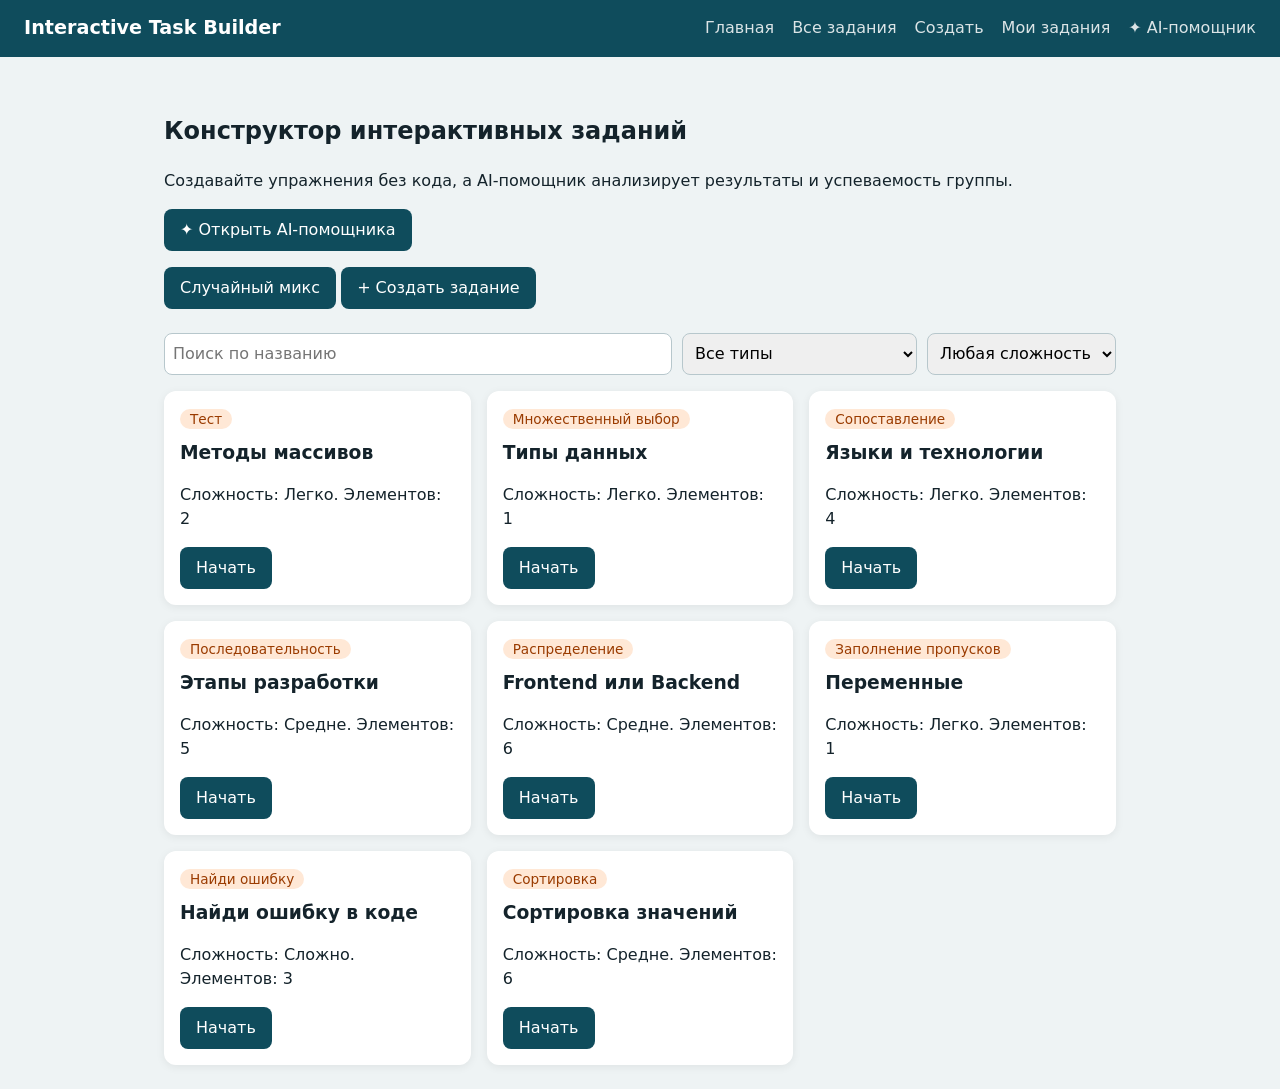
<file: index.html>
<!DOCTYPE html>
<html lang="ru"><head><meta charset="utf-8"><meta name="viewport" content="width=device-width,initial-scale=1">
<title>Interactive Task Builder</title>
<link rel="stylesheet" href="css/style.css"><link rel="stylesheet" href="css/animations.css"></head>
<body>
<header><b class="logo">Interactive Task Builder</b>
<nav><a href="index.html">Главная</a><a href="index.html#all">Все задания</a><a href="builder.html">Создать</a><a href="index.html#mine">Мои задания</a><a href="ai.html">✦ AI-помощник</a></nav></header>
<main>
<div id="list">
<section class="hero"><h1>Конструктор интерактивных заданий</h1>
<p>Создавайте упражнения без кода, а AI-помощник анализирует результаты и успеваемость группы.</p><p><a class="btn" href="ai.html">✦ Открыть AI-помощника</a></p>
<button id="mix">Случайный микс</button> <a class="btn" href="builder.html">+ Создать задание</a></section>
<div class="filters"><input id="q" placeholder="Поиск по названию"><select id="ft"></select><select id="fl"></select></div>
<div id="cards" class="cards"></div>
</div>
<div id="play" hidden></div>
</main>
<script src="js/tasks.js"></script><script src="js/checker.js"></script><script src="js/app.js"></script>
</body></html>
</file>
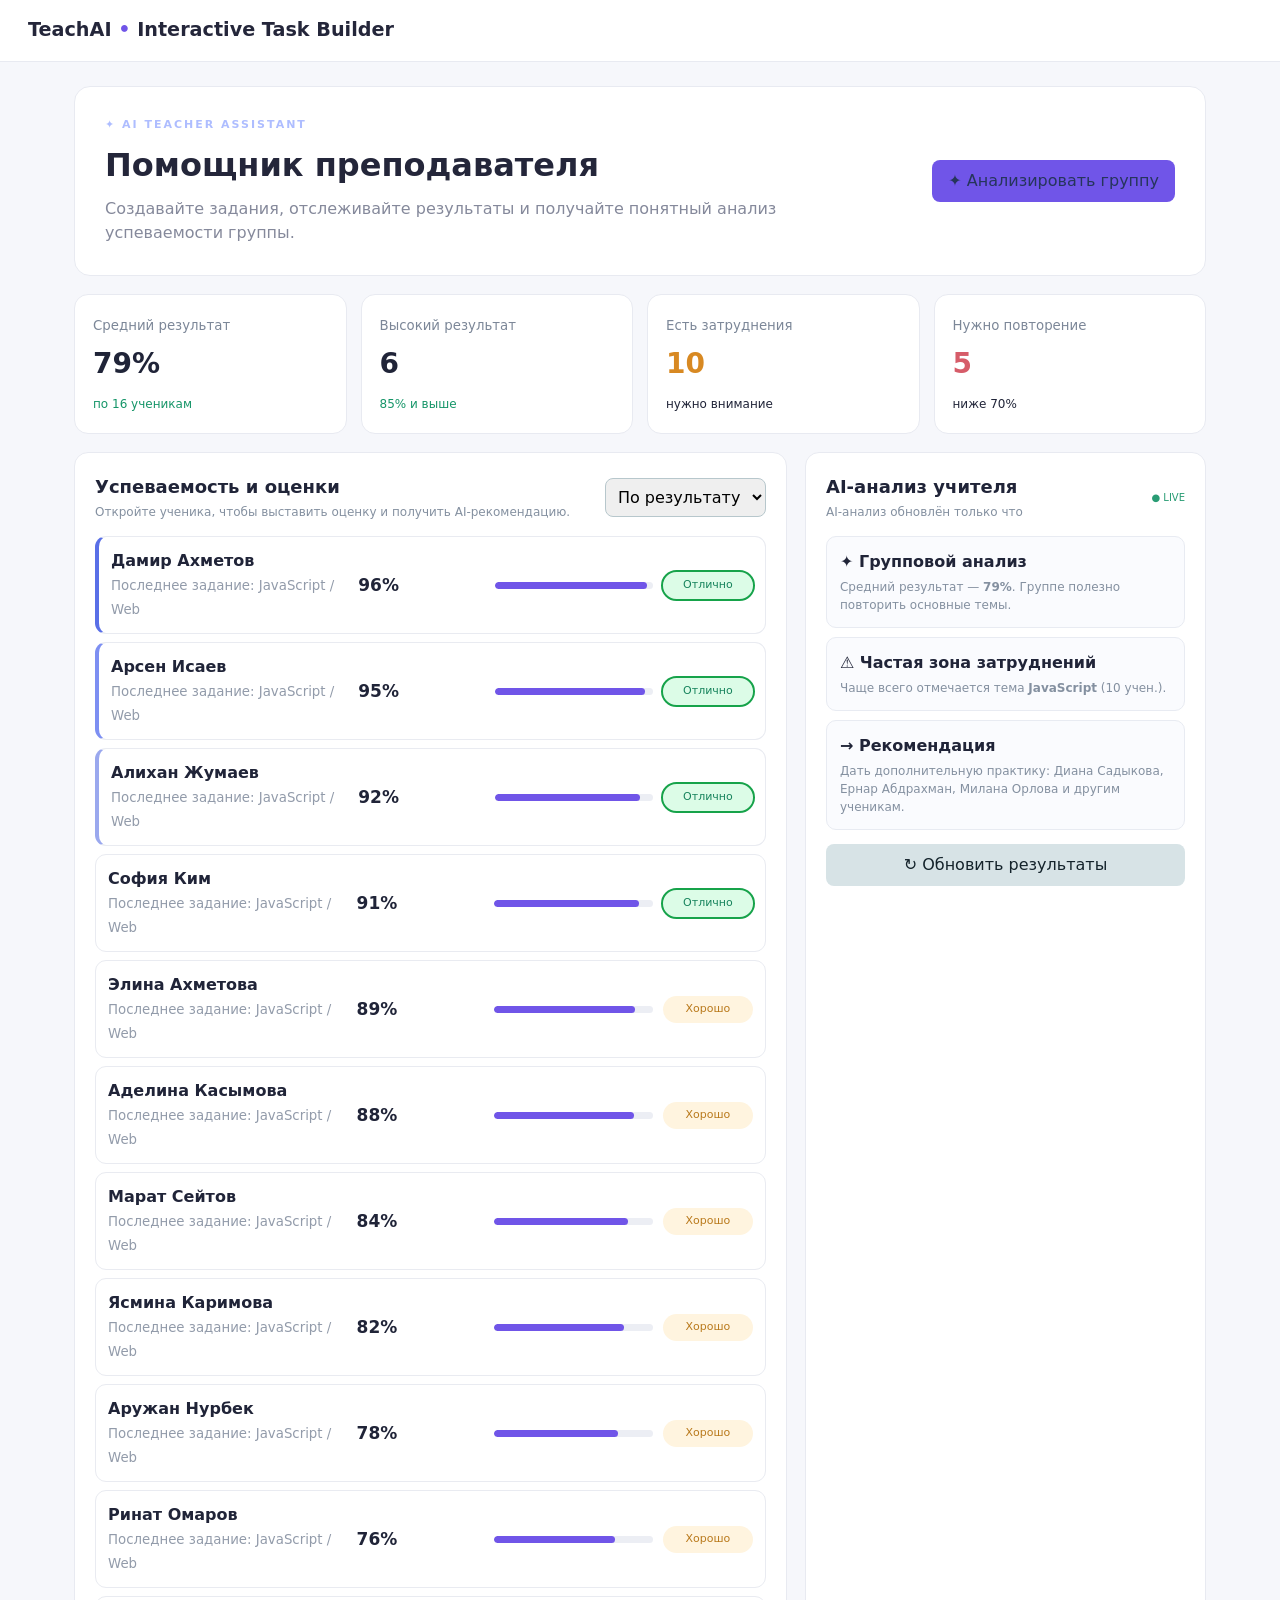
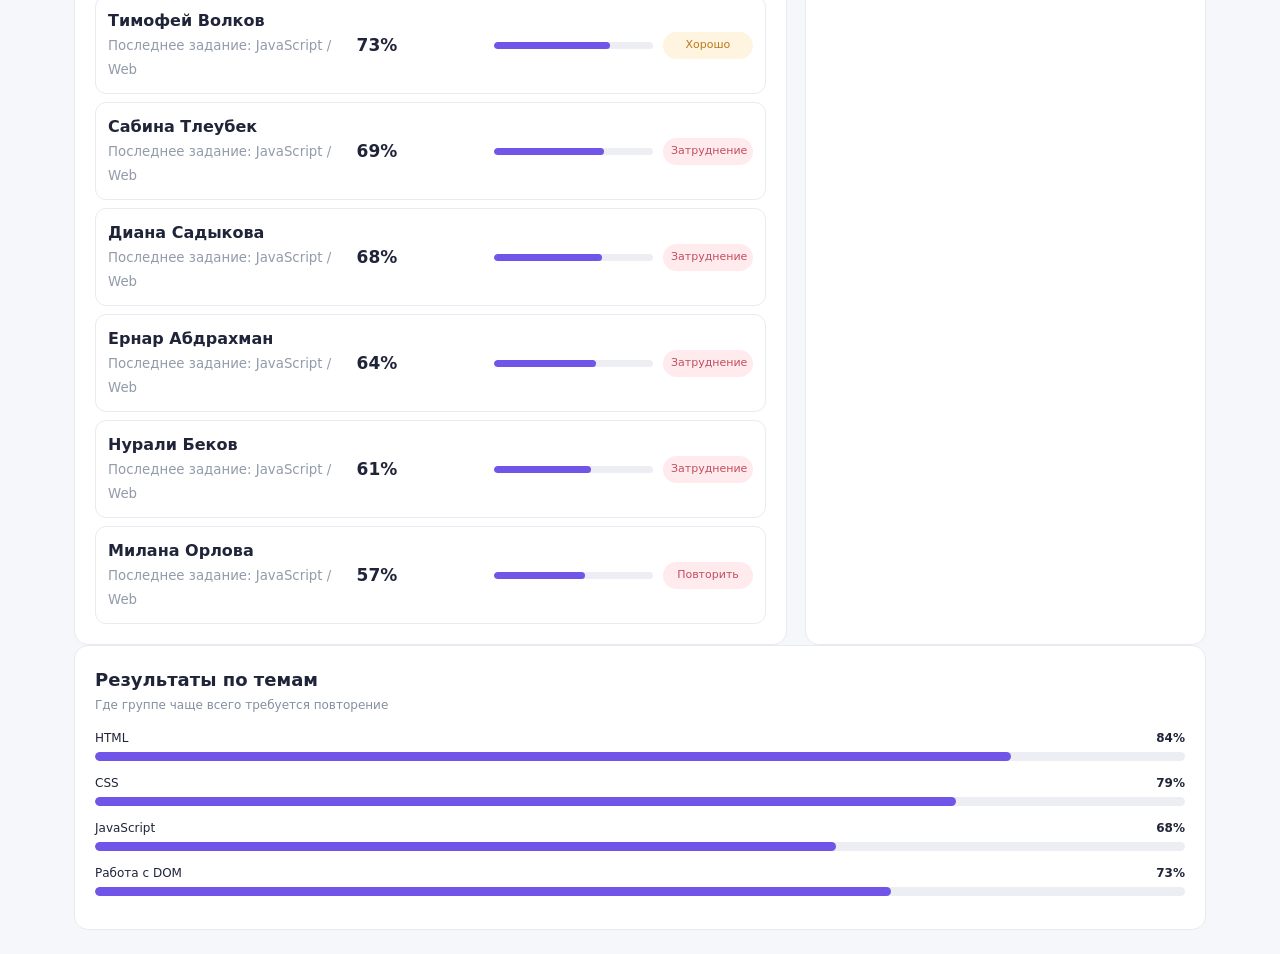
<file: ai.html>
<!DOCTYPE html>
<html lang="ru"><head><meta charset="utf-8"><meta name="viewport" content="width=device-width,initial-scale=1">
<title>TeachAI — помощник учителя</title><link rel="stylesheet" href="css/style.css"><link rel="stylesheet" href="css/animations.css"></head>
<body class="ai-page">
<header><b class="logo">TeachAI <span>•</span> Interactive Task Builder</b><nav><a href="index.html">Задания</a><a href="builder.html">Конструктор</a><a href="ai.html">AI-помощник</a></nav></header>
<main class="dashboard">
<section class="ai-hero"><div><div class="eyebrow">✦ AI TEACHER ASSISTANT</div><h1>Помощник преподавателя</h1><p>Создавайте задания, отслеживайте результаты и получайте понятный анализ успеваемости группы.</p></div><button id="analyzeBtn" class="btn ai-btn">✦ Анализировать группу</button></section>
<section class="stats" id="stats"></section>
<div class="dash-grid"><section class="panel"><div class="panel-head"><div><h2>Успеваемость и оценки</h2><p>Откройте ученика, чтобы выставить оценку и получить AI-рекомендацию.</p></div><select id="sort"><option value="score">По результату</option><option value="name">По имени</option><option value="status">По статусу</option></select></div><div id="students" class="students"></div></section>
<aside class="panel"><div class="panel-head"><div><h2>AI-анализ учителя</h2><p id="analysisTime">Анализ готов</p></div><span class="ai-dot">● LIVE</span></div><div id="insights"></div><button id="newData" class="btn ghost full">↻ Обновить результаты</button></aside></div>
<section class="panel topics"><div class="panel-head"><div><h2>Результаты по темам</h2><p>Где группе чаще всего требуется повторение</p></div></div><div id="topicBars"></div></section>
</main>
<div id="modal" class="ai-modal" hidden><div class="ai-modal-box"><button id="close" class="close-btn">×</button><div id="detail"></div></div></div>
<script src="js/ai.js"></script></body></html>
</file>
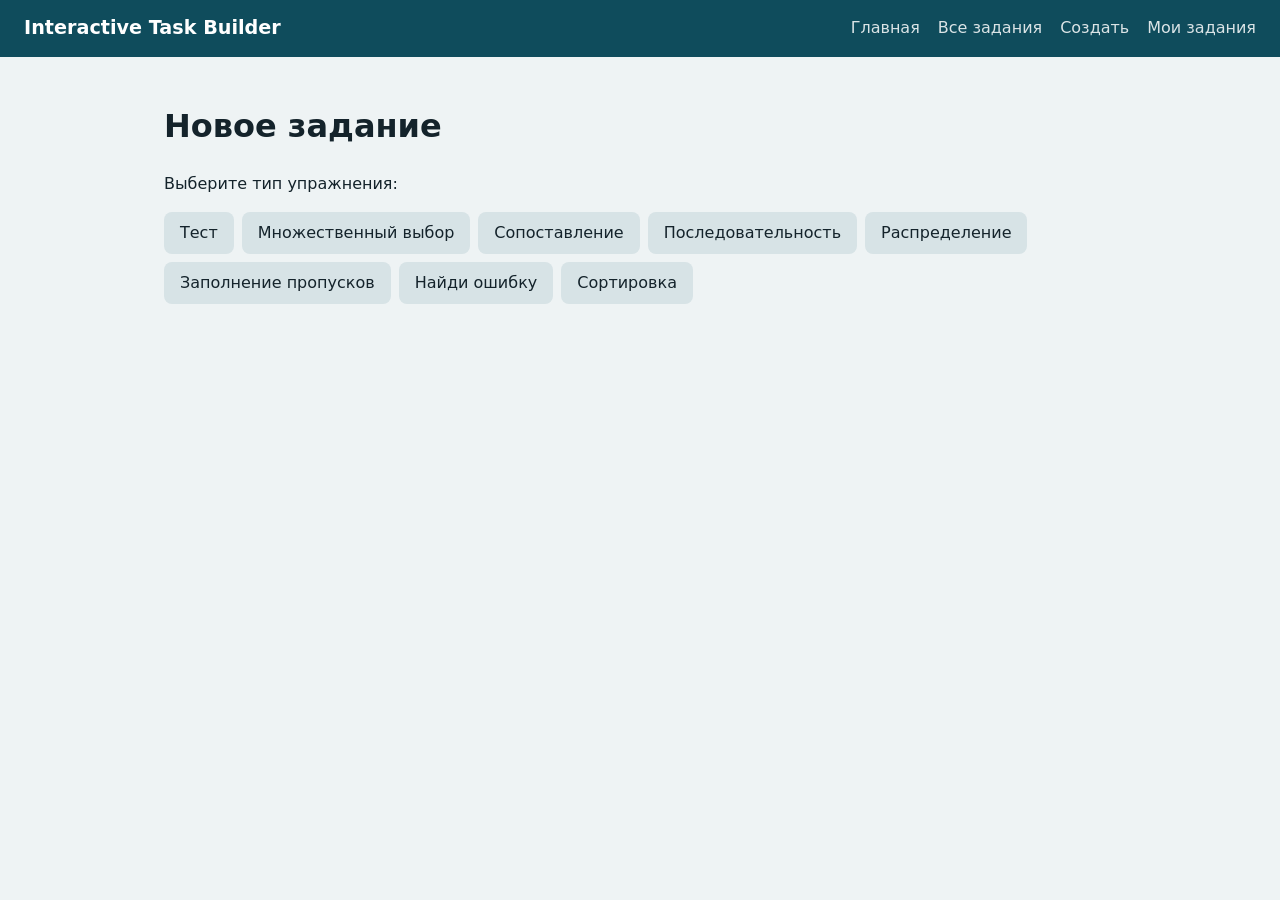
<file: builder.html>
<!DOCTYPE html>
<html lang="ru"><head><meta charset="utf-8"><meta name="viewport" content="width=device-width,initial-scale=1">
<title>Конструктор — Interactive Task Builder</title>
<link rel="stylesheet" href="css/style.css"><link rel="stylesheet" href="css/animations.css"></head>
<body>
<header><b class="logo">Interactive Task Builder</b>
<nav><a href="index.html">Главная</a><a href="index.html#all">Все задания</a><a href="builder.html">Создать</a><a href="index.html#mine">Мои задания</a></nav></header>
<main>
<div id="editor">
<h1>Новое задание</h1>
<p>Выберите тип упражнения:</p>
<div id="types" class="types"></div>
<div id="form" hidden>
<div class="tabs"><button id="tEdit" class="on">Редактор</button> <button id="tPrev" class="ghost">Предпросмотр</button></div>
<div id="edit">
<label>Название <input id="title"></label>
<label>Инструкция <input id="instr"></label>
<label>Сложность <select id="level"></select></label>
<label>Сколько элементов брать из банка (0 — все) <input id="n" type="number" min="0" value="0"></label>
<p id="hint" class="hint"></p>
<div id="rows"></div>
<button id="add" class="ghost">+ Добавить</button> <button id="save">Сохранить задание</button>
<p id="msg" class="fb"></p>
</div>
<div id="prev" hidden></div>
</div>
</div>
<div id="play" hidden></div>
</main>
<script src="js/tasks.js"></script><script src="js/checker.js"></script><script src="js/builder.js"></script>
</body></html>
</file>
<file: css/style.css>
:root{--p:#0f4c5c;--a:#e36414;--bg:#eef3f4;--ok:#16a34a;--bad:#dc2626}
*{box-sizing:border-box}
body{margin:0;font:16px/1.5 system-ui,sans-serif;background:var(--bg);color:#14232b}
header{display:flex;justify-content:space-between;align-items:center;flex-wrap:wrap;gap:8px;padding:14px 24px;background:var(--p);color:#fff}
.logo{font-size:1.2rem}
nav a{margin-left:18px;color:#fff;text-decoration:none;opacity:.85}
nav a:hover{opacity:1;text-decoration:underline}
main{max-width:1000px;margin:auto;padding:24px}
.hero{padding:12px 0 8px}
button,.btn{display:inline-block;background:var(--p);color:#fff;border:0;border-radius:8px;padding:9px 16px;font:inherit;cursor:pointer;text-decoration:none;transition:transform .15s}
button:hover,.btn:hover{transform:translateY(-2px)}
button:focus-visible,input:focus-visible,select:focus-visible{outline:3px solid var(--a)}
.ghost{background:#d7e3e6!important;color:#14232b!important}
button.on{background:var(--a)}
input,select{padding:8px;border:1px solid #b7c7cc;border-radius:8px;font:inherit;max-width:100%}
label{display:block;margin:10px 0}
label input,label select{display:block;width:100%;max-width:520px}
.filters{display:flex;gap:10px;flex-wrap:wrap;margin:16px 0}
.filters input{flex:1;min-width:200px}
.cards{display:grid;grid-template-columns:repeat(auto-fill,minmax(230px,1fr));gap:16px}
.card,.play,.result,.q{background:#fff;border-radius:12px;padding:16px;box-shadow:0 2px 10px #0001;margin-bottom:12px}
.card{margin:0;transition:transform .2s}
.card:hover{transform:translateY(-4px)}
.card h3{margin:8px 0 4px}
.tag{background:#ffe8d6;color:#9a3b00;padding:2px 10px;border-radius:99px;font-size:.85rem}
.types,.tabs{display:flex;flex-wrap:wrap;gap:8px;margin:12px 0}
.hint{color:#4b6068}
.row{display:flex;gap:6px;margin:6px 0}
.row input{flex:1;min-width:0}
fieldset{border:0;padding:0;margin:0}
.opt{display:block;padding:6px 8px;border-radius:8px}
.chip{display:inline-block;background:#e2eef1;border:1px solid #9fbcc4;border-radius:8px;padding:6px 12px;margin:4px;cursor:grab;user-select:none}
ul.seq{list-style:none;padding:0}
ul.seq .chip{display:block}
.zone{min-height:48px;border:2px dashed #9fbcc4;border-radius:10px;padding:6px}
.zone.over{background:#e2eef1}
.buckets{display:grid;grid-template-columns:repeat(auto-fit,minmax(180px,1fr));gap:10px;margin-top:12px}
.bucket h4{margin:0 0 4px}
.pair{display:flex;gap:10px;align-items:center;margin:6px 0}
.term{flex:1;font-weight:600}
.slot{flex:2}
.gap{width:140px;margin:0 6px}
.code{background:#14232b;color:#e8f1f3;border-radius:8px;font-family:monospace;padding:8px}
.line{padding:4px 8px;border-radius:4px;cursor:pointer;white-space:pre}
.line:hover,.line.sel{background:#2f4a55}
.good{outline:2px solid var(--ok);background:#dcfce7!important;color:#14232b}
.bad{outline:2px solid var(--bad);background:#fee2e2!important;color:#14232b}
.bar{height:10px;background:#cfdde1;border-radius:9px;overflow:hidden;margin-bottom:14px}
.bar i{display:block;height:100%;background:var(--a);transition:width .5s}
.fb{margin:12px 0}
.big{font-size:3rem;font-weight:700;color:var(--p)}
/* TeachAI dashboard */
.ai-page{background:#f5f7fb;color:#182230}.ai-page header{background:#151c2c;padding:16px 28px}.ai-page .logo span{color:#7c8cff}.ai-page nav a{text-decoration:none}.dashboard{max-width:1250px}.ai-hero{background:linear-gradient(120deg,#202b49,#334b7d);color:#fff;border-radius:18px;padding:30px;display:flex;justify-content:space-between;align-items:center;gap:24px;margin-bottom:18px;box-shadow:0 12px 35px #17223a22}.eyebrow{font-size:11px;letter-spacing:2px;color:#aebdff;font-weight:700}.ai-hero h1{font-size:32px;margin:8px 0}.ai-hero p{margin:0;color:#d4dcf0;max-width:700px}.ai-btn{background:#fff!important;color:#26355b!important}.stats{display:grid;grid-template-columns:repeat(4,1fr);gap:14px;margin-bottom:18px}.stat-card{background:#fff;border:1px solid #e4e8f0;border-radius:14px;padding:18px}.stat-card small{color:#7c8798}.stat-card strong{display:block;font-size:28px;margin:6px 0}.stat-card em{font-style:normal;font-size:12px}.green-text{color:#159568}.orange-text{color:#d88922}.red-text{color:#d65c69}.dash-grid{display:grid;grid-template-columns:1.6fr .9fr;gap:18px}.panel{background:#fff;border:1px solid #e4e8f0;border-radius:14px;padding:20px;box-shadow:0 3px 14px #1d2a3a08}.panel-head{display:flex;justify-content:space-between;align-items:center;gap:12px;margin-bottom:15px}.panel h2{font-size:18px;margin:0}.panel p{font-size:12px;color:#8490a0;margin:3px 0 0}.students{display:grid;gap:8px}.student{display:grid;grid-template-columns:1.5fr .8fr 1fr 90px;align-items:center;gap:10px;padding:12px;border:1px solid #edf0f5;border-radius:10px;cursor:pointer;transition:.15s}.student:hover{transform:translateY(-1px);border-color:#cbd3e3}.student-name b{display:block}.student-name small{color:#929baa}.score{font-weight:800;font-size:17px}.mini-bar{height:7px;background:#e9edf3;border-radius:10px;overflow:hidden}.mini-bar i{display:block;height:100%;background:#596fe7;border-radius:10px}.status{font-size:11px;padding:5px 8px;border-radius:20px;text-align:center}.status.good{background:#e5f8ef;color:#16835c}.status.mid{background:#fff4df;color:#b9791b}.status.low{background:#ffeaed;color:#c14e5d}.ai-dot{font-size:10px;color:#299c74}.insight{border:1px solid #e8ebf2;border-radius:10px;padding:13px;margin-bottom:9px;background:#fafbfe}.insight b{display:block;margin-bottom:4px}.insight p{line-height:1.5}.full{width:100%;margin-top:5px}.topic{margin:13px 0}.topic-head{display:flex;justify-content:space-between;font-size:12px;margin-bottom:5px}.topic-bar{height:9px;background:#e9edf3;border-radius:10px;overflow:hidden}.topic-bar i{display:block;height:100%;background:#596fe7;border-radius:10px}
.ai-modal{position:fixed;inset:0;background:rgba(10,17,30,.68);backdrop-filter:blur(7px);display:grid;place-items:center;padding:24px;z-index:100}
.ai-modal[hidden]{display:none!important}
.ai-modal-box{width:min(760px,calc(100vw - 48px));max-height:min(720px,calc(100vh - 48px));overflow:auto;background:linear-gradient(180deg,#ffffff 0%,#f8faff 100%);border:1px solid #e2e7f2;border-radius:24px;padding:30px;position:relative;box-shadow:0 30px 90px rgba(15,28,55,.28);animation:modalIn .22s ease-out}
.close-btn{position:absolute;right:18px;top:18px;width:38px;height:38px;border-radius:12px;background:#eef2f8;color:#27334a;padding:0;font-size:24px;line-height:1}
.close-btn:hover{background:#e1e7f1;transform:none}
.detail-layout{display:grid;grid-template-columns:210px 1fr;gap:26px;align-items:start}
.detail-hero{background:linear-gradient(145deg,#1d2c52,#536fe2);border-radius:20px;padding:22px;color:#fff;min-height:245px;display:flex;flex-direction:column;justify-content:space-between}
.detail-avatar{width:62px;height:62px;border-radius:18px;background:rgba(255,255,255,.16);display:grid;place-items:center;font-size:25px;font-weight:800}
.detail-score{font-size:48px;font-weight:850;letter-spacing:-2px;color:#fff;margin-top:20px}
.detail-score-label{font-size:11px;color:#dce4ff}
.detail-main h2{font-size:26px;margin:0 45px 4px 0}
.detail-main .muted{color:#7f8a9d;font-size:12px;margin:0 0 20px}
.detail-section{background:#fff;border:1px solid #e7ebf3;border-radius:15px;padding:15px;margin:12px 0}
.detail-section h3{font-size:13px;margin:0 0 9px}
.detail-list{padding-left:20px;line-height:1.8;margin:0}
.detail-tag{display:inline-block;background:#eef1ff;color:#4e61c8;border-radius:999px;padding:5px 9px;font-size:10px;margin:3px}
.detail-progress{height:8px;background:#e8ecf4;border-radius:99px;overflow:hidden;margin-top:8px}
.detail-progress i{display:block;height:100%;background:linear-gradient(90deg,#596fe7,#7d8ff2);border-radius:99px}
.detail-actions{display:flex;gap:8px;margin-top:16px}
.detail-actions .btn{flex:1}
@keyframes modalIn{from{opacity:0;transform:translateY(10px) scale(.98)}to{opacity:1;transform:none}}
@media(max-width:650px){.ai-modal{padding:10px}.ai-modal-box{width:calc(100vw - 20px);max-height:calc(100vh - 20px);padding:20px;border-radius:18px}.detail-layout{grid-template-columns:1fr}.detail-hero{min-height:180px}.detail-score{font-size:40px}}
@media(max-width:850px){.ai-hero{display:block}.ai-btn{margin-top:18px}.stats{grid-template-columns:repeat(2,1fr)}.dash-grid{grid-template-columns:1fr}.student{grid-template-columns:1fr 70px}.student .mini-bar{display:none}}@media(max-width:520px){.ai-page header{padding:14px}.dashboard{padding:14px}.stats{grid-template-columns:1fr 1fr}.ai-hero h1{font-size:25px}.student{grid-template-columns:1fr 65px}.student .status{grid-column:2}.panel{padding:14px}}

.ai-page .student:nth-child(1){border-left:4px solid #596fe7}
.ai-page .student:nth-child(2){border-left:4px solid #7d8ff2}
.ai-page .student:nth-child(3){border-left:4px solid #9aa8ee}
.ai-page .panel{transition:box-shadow .2s,transform .2s}
.ai-page .panel:hover{box-shadow:0 8px 26px rgba(29,42,58,.07)}

/* TeachAI unified visual system */
.ai-page{background:#f6f7fb;color:#202438}
.ai-page header{background:#fff;border-bottom:1px solid #e8eaf1}
.ai-page .logo{color:#24263a}
.ai-page .logo span{color:#7055e8}
.ai-page .dashboard{max-width:1180px}
.ai-hero{background:#fff!important;color:#24263a!important;border:1px solid #e8eaf1;box-shadow:none!important;border-radius:16px!important}
.ai-hero h1{color:#24263a}
.ai-hero p{color:#85899b}
.ai-page .panel,.ai-page .stat-card{background:#fff;border:1px solid #e8eaf1;box-shadow:none}
.ai-page .panel{border-radius:14px}
.ai-page .student{background:#fff;border:1px solid #e9ebf1;border-radius:11px}
.ai-page .student:hover{border-color:#cfc8f7;background:#fbfaff}
.ai-page .ai-btn{background:#7055e8!important;color:#fff}
.ai-page .topic-bar{background:#eceef4}
.ai-page .topic-bar i{background:#7055e8}
.ai-page .mini-bar{background:#eceef4}
.ai-page .mini-bar i{background:#7055e8}
.grade-box{background:#f7f5ff;border:1px solid #e2ddff;border-radius:12px;padding:15px}
.grade-row{display:flex;align-items:center;gap:10px}
.grade-input{width:82px;padding:10px 11px;border:1px solid #dfe2eb;border-radius:9px;background:#fff;font-weight:700;font-size:16px;outline:none}
.grade-input:focus{border-color:#7055e8;box-shadow:0 0 0 3px #7055e81a}
.grade-save{background:#7055e8!important;color:#fff!important}
.ai-grade-result{margin-top:10px;padding:11px;border-radius:9px;background:#fff;border:1px solid #e7e3ff;font-size:11px;line-height:1.55}
.teacher-badge{display:inline-block;margin-left:7px;padding:4px 7px;border-radius:999px;background:#eeeaff;color:#634fd0;font-size:9px;font-weight:700}
</file>
<file: css/animations.css>
@keyframes fade{from{opacity:0;transform:translateY(14px)}to{opacity:1;transform:none}}
@keyframes pop{50%{transform:scale(1.04)}}
@keyframes shake{25%{transform:translateX(-6px)}75%{transform:translateX(6px)}}
@keyframes fall{to{transform:translateY(105vh) rotate(720deg)}}
.fade{animation:fade .5s both}
.good{animation:pop .4s}
.bad{animation:shake .4s}
.chip{transition:transform .2s,opacity .2s}
.chip:hover{transform:scale(1.05)}
.chip.drag{opacity:.4}
.conf{position:fixed;top:-14px;width:9px;height:14px;z-index:9;animation:fall 2.6s ease-in forwards}
@media (prefers-reduced-motion:reduce){*{animation:none!important;transition:none!important}}
</file>
